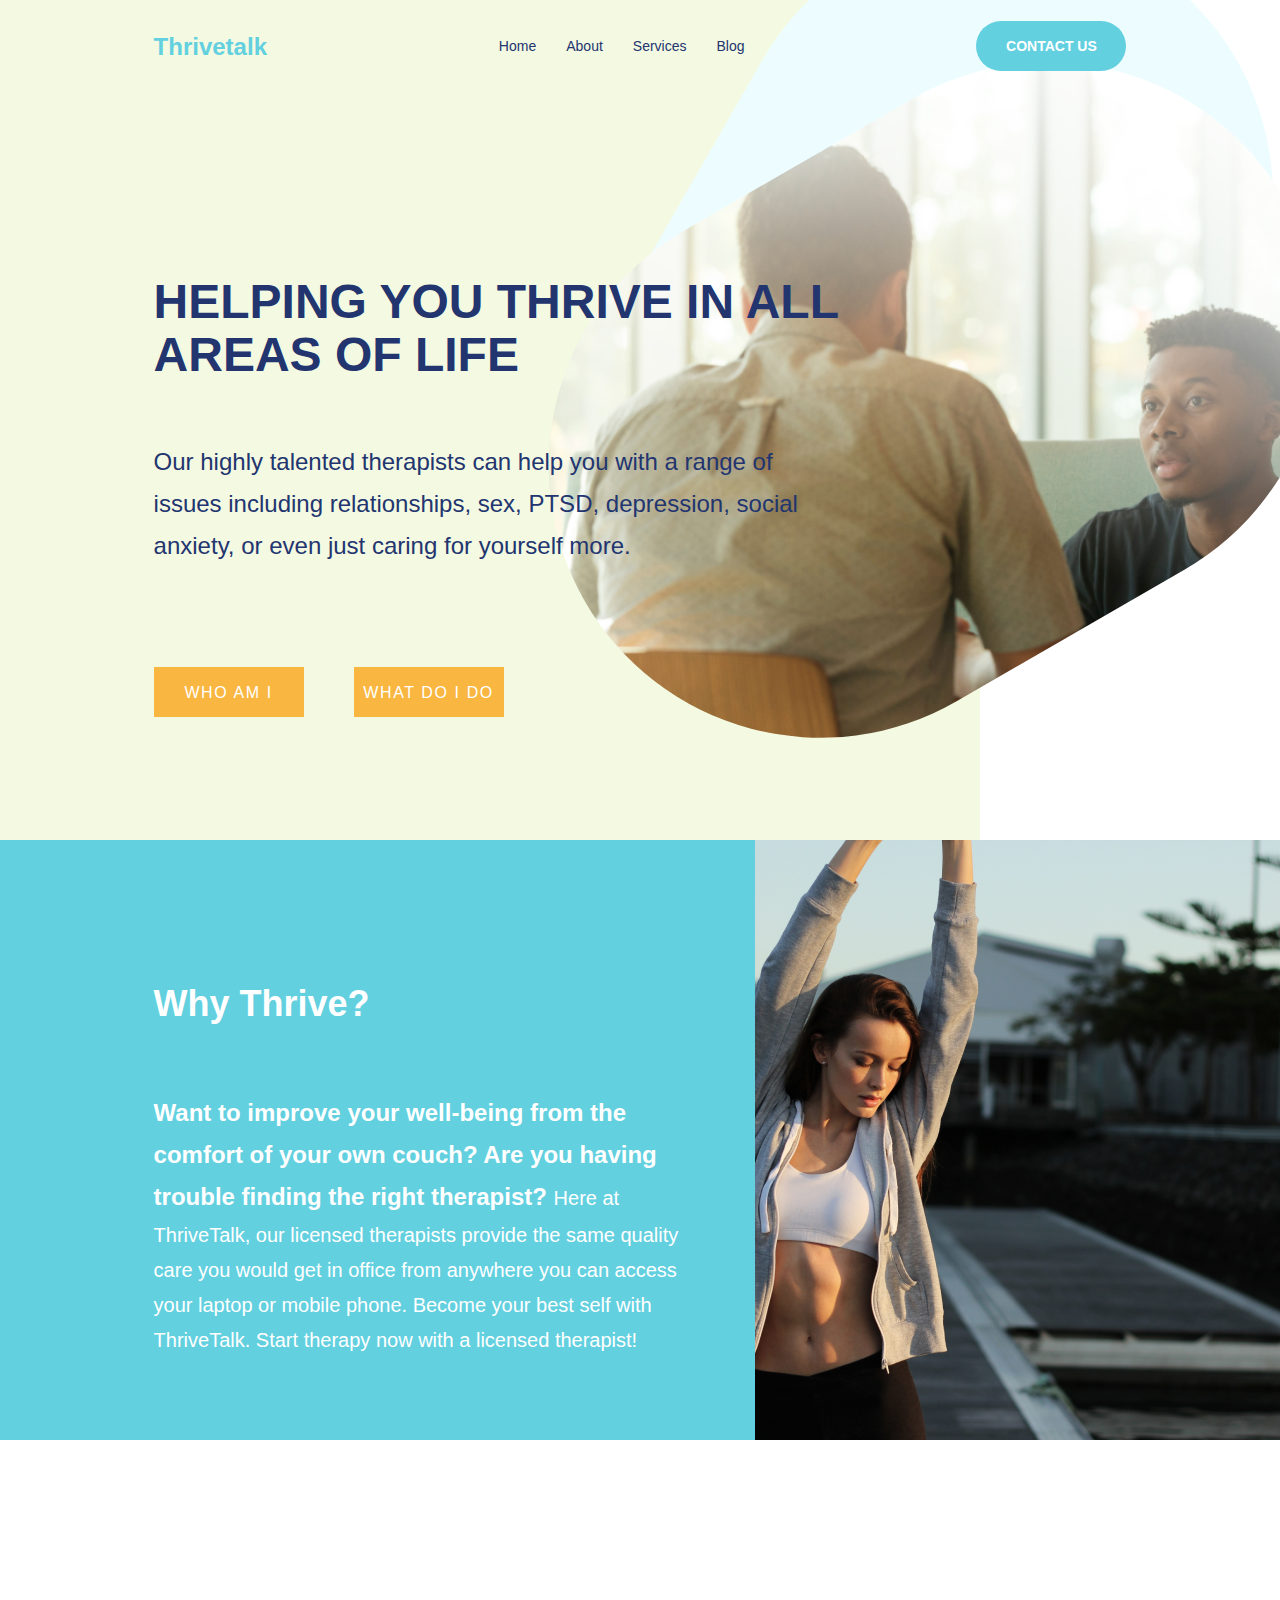
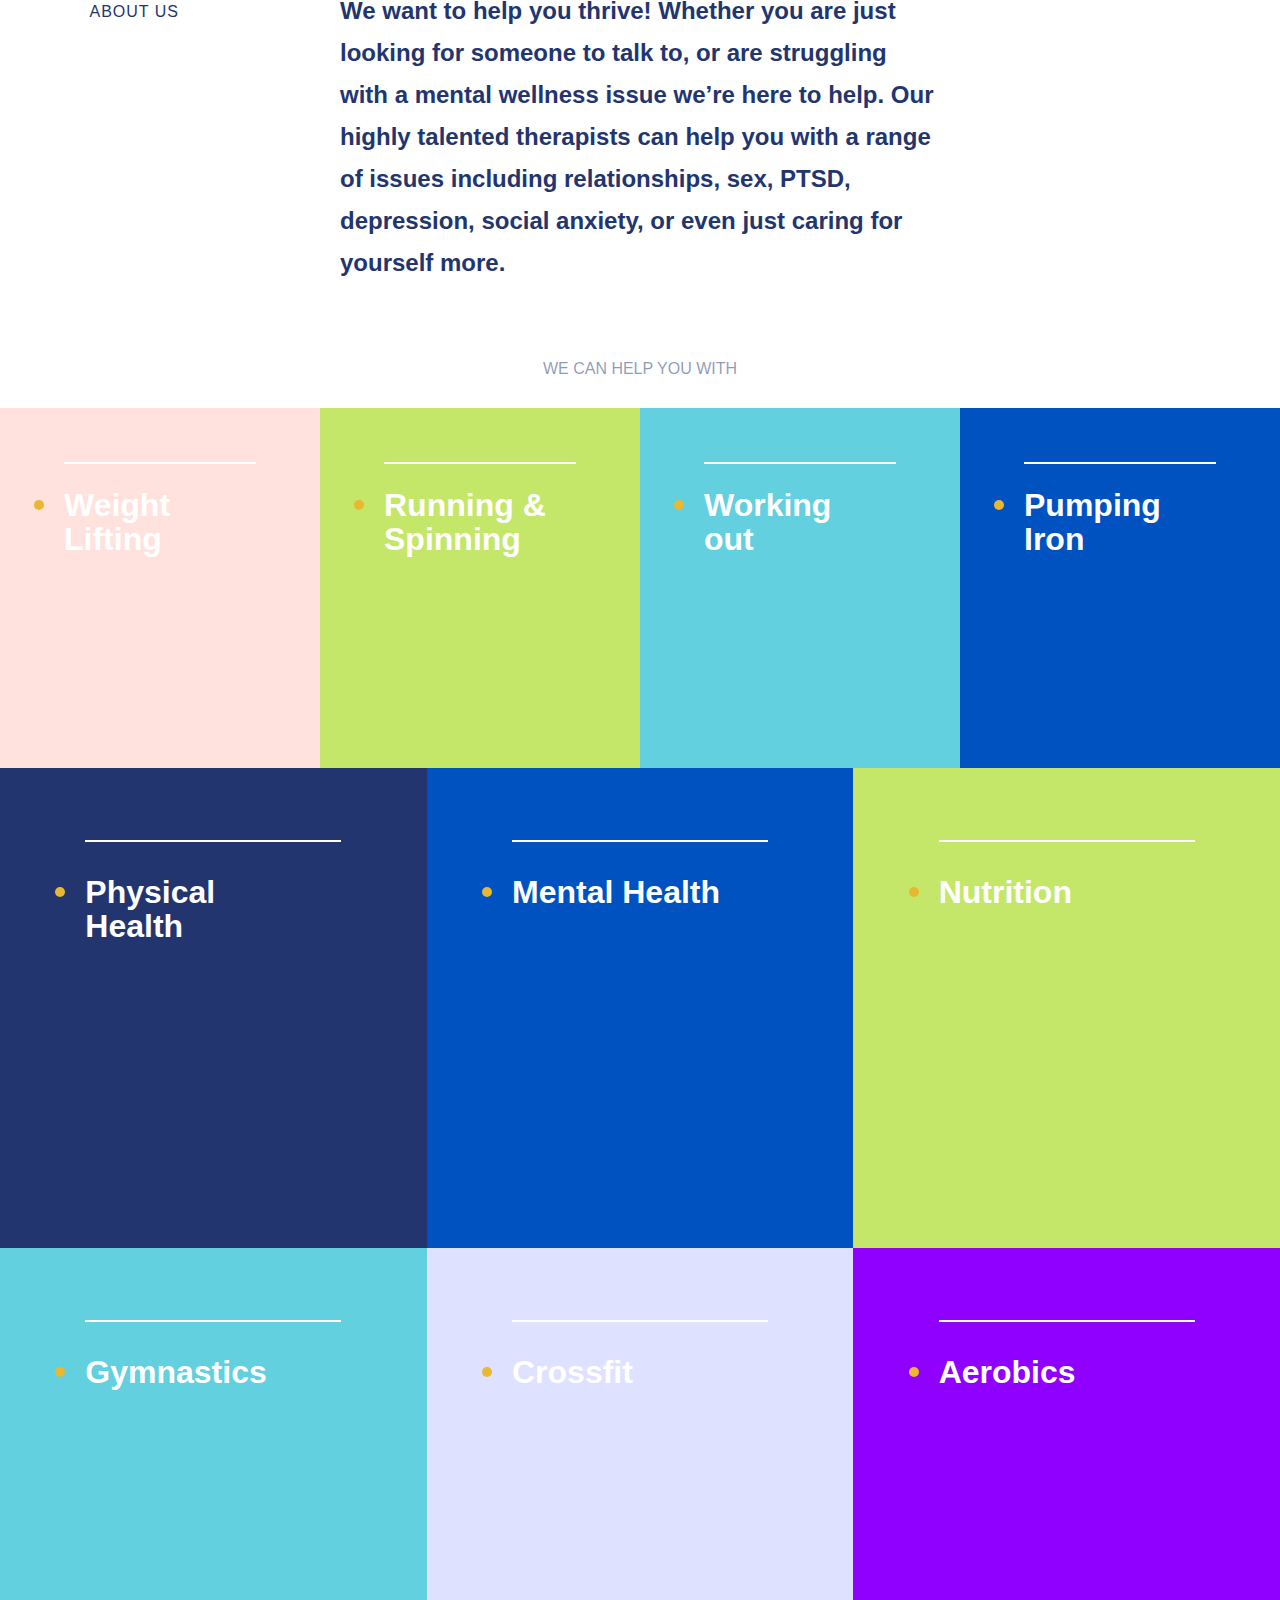
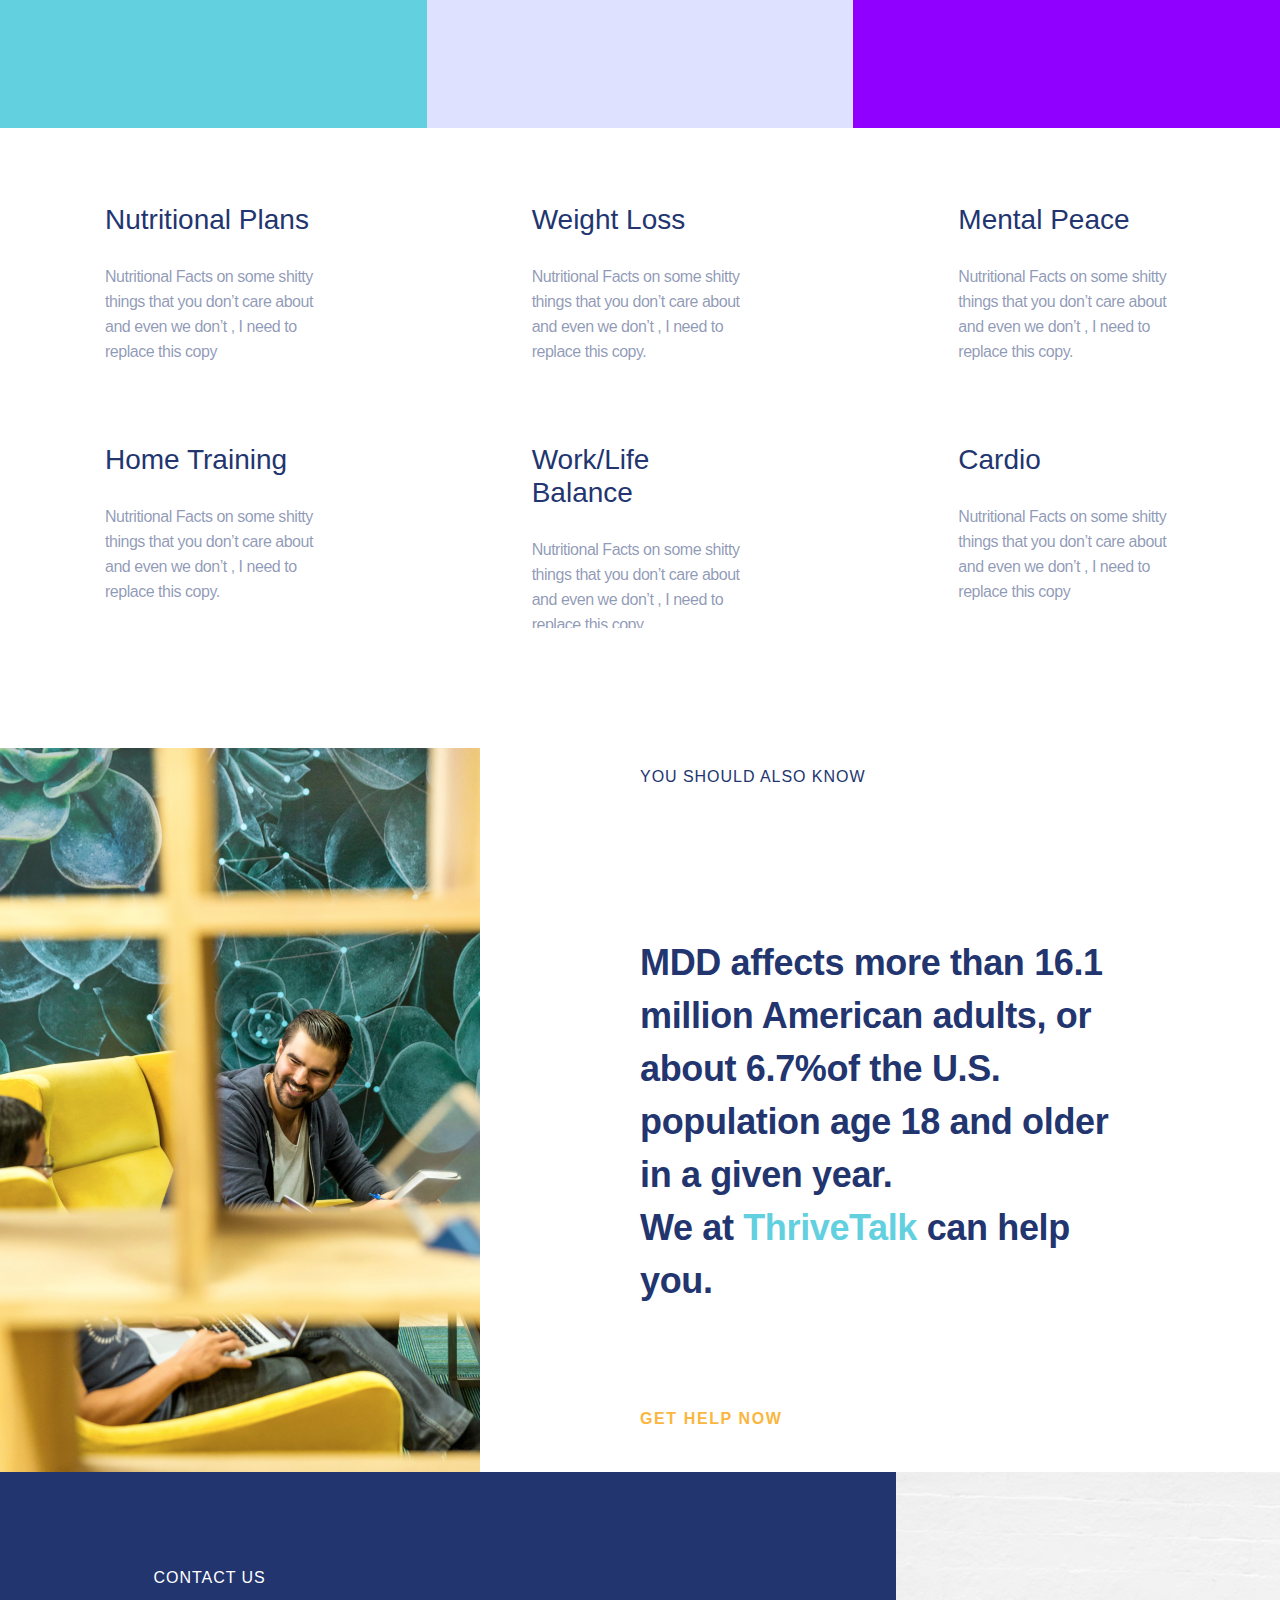
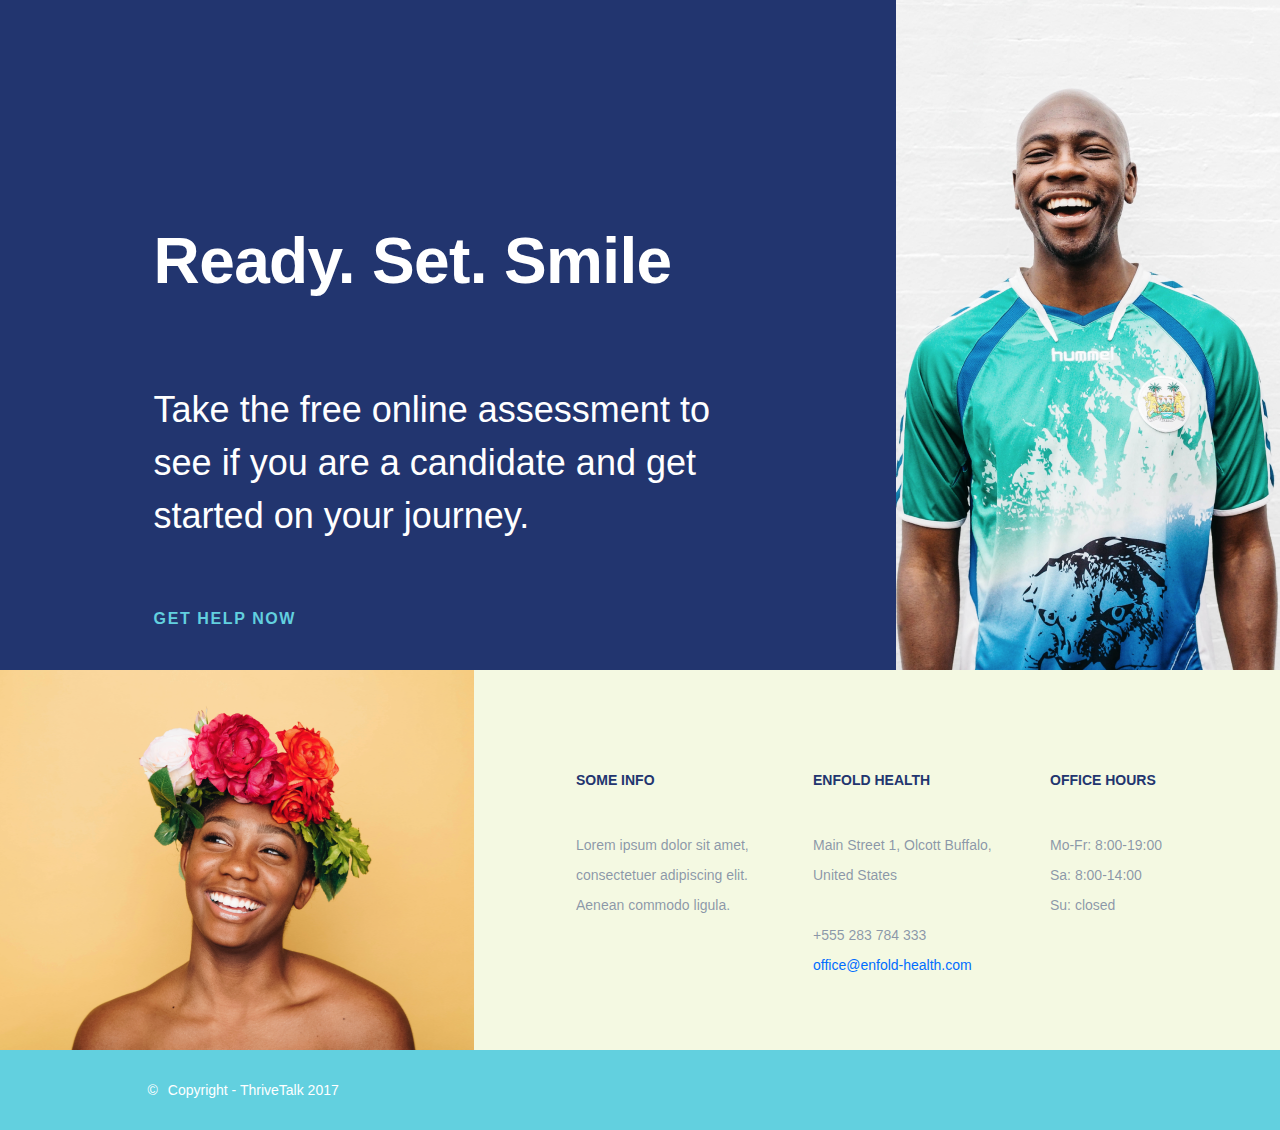
<file: index.html>
<!DOCTYPE html><html lang="en"><head><meta charset="UTF-8"><meta name="viewport" content="width=device-width, initial-scale=1.0"><title>Title</title><link rel="stylesheet" href="main.c8440140.css"></head><body> <div class="container"> <header class="header"> <nav class="header__nav"> <h3 class="header__subtitle">Thrivetalk</h3> <input type="checkbox" id="header__input" name="header__input" class="header__input"> <label for="header__input" class="header__label"> <div class="header__label--line1"></div> <div class="header__label--line2"></div> <div class="header__label--line3"></div> </label> <ul class="header__nav-list"> <li> <a href="#" class="header__nav-link"> Home </a> </li> <li> <a href="#about" class="header__nav-link"> About </a> </li> <li> <a href="#services" class="header__nav-link"> Services </a> </li> <li> <a href="#also" class="header__nav-link"> Blog </a> </li> </ul> <form action="#contacts"> <button class="header__btn">contact us</button> </form> </nav> <section class="header__content"> <div class="header__bgc-container"> <div class="header__bgc"></div> <div class="header__bgc-2"></div> <div class="header__bgc-img"> <img src="1.caa11e23.png" class="header__img" alt="consulitation photo"> </div> </div> <h1 class="header__title"> HELPING YOU THRIVE IN ALL AREAS OF LIFE </h1> <p class="header__text"> Our highly talented therapists can help you with a range of issues including relationships, sex, PTSD, depression, social anxiety, or even just caring for yourself more. </p> <div class="header__button-container"> <form action="#about"> <button class="header__button">who am i</button> </form> <form action="#services"> <button class="header__button">what do i do</button> </form> </div> </section> </header> <main> <article class="why-thrive"> <div class="why-thrive__text-container"> <h2 class="why-thrive__title"> Why Thrive? </h2> <p class="why-thrive__text"> <span class="why-thrive__text--bold"> Want to improve your well-being from the comfort of your own couch? Are you having trouble finding the right therapist? </span> Here at ThriveTalk, our licensed therapists provide the same quality care you would get in office from anywhere you can access your laptop or mobile phone. Become your best self with ThriveTalk. Start therapy now with a licensed therapist! </p> </div> <div class="why-thrive__image"> </div> </article> <article class="about-us" id="about"> <h3 class="about-us__title">about us</h3> <p class="about-us__text"> We want to help you thrive! Whether you are just looking for someone to talk to, or are struggling with a mental wellness issue we’re here to help. Our highly talented therapists can help you with a range of issues including relationships, sex, PTSD, depression, social anxiety, or even just caring for yourself more. </p> <span class="about-us__subtitle"> we can help you with </span> </article> <section class="blocks" id="services"> <section class="blocks-small"> <div class="blocks__block blocks__block--pink"> <span class="blocks__block-caption"> Weight Lifting </span> </div> <div class="blocks__block blocks__block--green"> <span class="blocks__block-caption"> Running & Spinning </span> </div> <div class="blocks__block blocks__block--light-blue"> <span class="blocks__block-caption"> Working out </span> </div> <div class="blocks__block blocks__block--blue"> <span class="blocks__block-caption"> Pumping Iron </span> </div> </section> <section class="blocks-big"> <div class="blocks__block blocks__block--dark-blue"> <span class="blocks__block-caption"> Physical Health </span> </div> <div class="blocks__block blocks__block--blue"> <span class="blocks__block-caption"> Mental Health </span> </div> <div class="blocks__block blocks__block--green-big"> <span class="blocks__block-caption"> Nutrition </span> </div> <div class="blocks__block blocks__block--light-blue"> <span class="blocks__block-caption"> Gymnastics </span> </div> <div class="blocks__block blocks__block--white"> <span class="blocks__block-caption"> Crossfit </span> </div> <div class="blocks__block blocks__block--purple"> <span class="blocks__block-caption"> Aerobics </span> </div> </section> <section class="text-blocks" id="#services"> <div class="blocks__text"> <h2 class="blocks__text-title">Nutritional Plans</h2> <p class="blocks__text-content">Nutritional Facts on some shitty things that you don’t care about and even we don’t , I need to replace this copy</p> </div> <div class="blocks__text"> <h2 class="blocks__text-title">Weight Loss</h2> <p class="blocks__text-content">Nutritional Facts on some shitty things that you don’t care about and even we don’t , I need to replace this copy.</p> </div> <div class="blocks__text"> <h2 class="blocks__text-title">Mental Peace</h2> <p class="blocks__text-content">Nutritional Facts on some shitty things that you don’t care about and even we don’t , I need to replace this copy.</p> </div> <div class="blocks__text"> <h2 class="blocks__text-title">Home Training</h2> <p class="blocks__text-content"> Nutritional Facts on some shitty things that you don’t care about and even we don’t , I need to replace this copy.</p> </div> <div class="blocks__text"> <h2 class="blocks__text-title">Work/Life Balance</h2> <p class="blocks__text-content">Nutritional Facts on some shitty things that you don’t care about and even we don’t , I need to replace this copy.</p> </div> <div class="blocks__text"> <h2 class="blocks__text-title">Cardio</h2> <p class="blocks__text-content">Nutritional Facts on some shitty things that you don’t care about and even we don’t , I need to replace this copy</p> </div> </section> </section> <article class="also" id="also"> <div class="also__photo"></div> <div class="also__text-container"> <span class="also__title"> You should also know </span> <p class="also__text"> MDD affects more than 16.1 million American adults, or about 6.7%of the U.S. population age 18 and older in a given year. <br> We at <span class="also__logo"> ThriveTalk </span> can help you. </p> <span class="also__subtitle"> GET HELP NOW </span> </div> </article> <article class="contact-us"> <div class="contact-us__text-container"> <h3 class="contact-us__title"> contact us </h3> <h2 class="contact-us__subtitle"> Ready. Set. Smile </h2> <p class="contact-us__text"> Take the free online assessment to see if you are a candidate and get started on your journey. </p> <span class="contact-us__help">Get help now</span> </div> <div class="contact-us__photo"></div> </article> <article class="contacts" id="contacts"> <div class="contacts__photo"> </div> <div class="contacts__text-container"> <div class="contacts__info"> <h4 class="contacts__title"> Some info </h4> <p class="contacts__text"> Lorem ipsum dolor sit amet, consectetuer adipiscing elit. Aenean commodo ligula. </p> </div> <div class="contacts__info"> <h4 class="contacts__title"> Enfold health </h4> <p class="contacts__text"> Main Street 1, Olcott Buffalo, United States <br> <br> <a href="tel:" class="contacts__link"> +555 283 784 333 </a> <br> <a href="mailto:office@enfold-health.com" class="contacts__link--blue"> office@enfold-health.com </a> </p> </div> <div class="contacts__info"> <h4 class="contacts__title"> Office hours </h4> <p class="contacts__text"> Mo-Fr: 8:00-19:00 <br> Sa: 8:00-14:00 <br> Su: closed </p> </div> </div> </article> </main> <footer class="footer"> <span class="footer__text"> Copyright - ThriveTalk 2017 </span> </footer> </div> </body></html>
</file>
<file: main.c8440140.css>
@charset "UTF-8";h1{font-family:Roboto,sans-serif;font-weight:400}@font-face{font-family:Roboto;font-weight:400;font-style:normal}*{box-sizing:border-box}html{font-size:16px}body,html,li,textarea,ul{font-family:Roboto,sans-serif;margin:0;padding:0}body,li,textarea,ul{list-style-type:none}h1,h2,h3,h4,p{margin:0}a,a:visited{text-decoration:none;cursor:pointer}button,input{-webkit-appearance:none;-moz-appearance:none;appearance:none}.header{min-height:840px}@media (max-width:992px){.header{min-height:0;background-image:url(1.caa11e23.png);background-repeat:no-repeat;background-size:100%}}@media (max-width:768px){.header{background-image:inherit}}.header__nav{position:relative;height:65px;width:100%;padding-top:27px;display:flex;justify-content:space-between;align-items:center;z-index:10}.header__input{display:none}.header__label{position:absolute;margin-right:4vw;top:40px;color:#62d0df;visibility:hidden;z-index:5}@media (max-width:768px){.header__label{visibility:visible;right:4vw}}.header__label--line1,.header__label--line2,.header__label--line3{height:2px;width:18px;margin-bottom:3px;border-radius:2px;background-color:#62d0df;transition:transform .3s}.header__input:checked~.header__label .header__label--line1{transform:rotate(45deg) translate(2px,5px);background-color:#fff}.header__input:checked~.header__label .header__label--line2{opacity:0;background-color:#fff}.header__input:checked~.header__label .header__label--line3{transform:rotate(-45deg) translate(2px,-5px);background-color:#fff}.header__subtitle{color:#62d0df;margin-left:12vw;font-size:24px;line-height:27px}@media (min-width:1440px){.header__subtitle{margin-left:180px}}@media (max-width:992px){.header__subtitle{margin-left:5vw}}.header__nav-list{display:flex;justify-content:space-between;align-items:center;font-size:14px}@media (max-width:768px){.header__nav-list{height:70px;width:90vw;position:absolute;left:5vw;padding-right:12vw;font-size:20px;background-color:#62d0df;color:#fff;border-radius:50px;visibility:hidden;opacity:0;transition:opacity .3s,visibility .3s}}@media (max-width:420px){.header__nav-list{font-size:14px}}.header__input:checked~.header__nav-list{visibility:visible;opacity:1}.header__nav-link{position:relative;margin:0 15px;color:#22356f}@media (max-width:768px){.header__nav-link{color:#fff;padding:20px;margin:0}}@media (max-width:500px){.header__nav-link{color:#fff;padding:5px;margin:0 5px}}.header__nav-link:before{background:#22356f;transition:color .3s,width .3s ease-in-out,left .3s ease-in-out}.header__nav-link:after,.header__nav-link:before{position:absolute;content:"";height:1px;width:0;left:50%;bottom:-10px}.header__nav-link:after{background-color:#22356f;transition:width .3s ease-in-out}.header__nav-link:hover{color:#62d0df}@media (max-width:768px){.header__nav-link:hover{color:#f9b640}}.header__nav-link:hover:before{width:50%;left:0}@media (max-width:768px){.header__nav-link:hover:before{width:0}}.header__nav-link:hover:after{width:50%}@media (max-width:768px){.header__nav-link:hover:after{width:0}}.header__btn{margin-right:12vw;width:150px;height:50px;background:#62d0df;border-radius:50px;border:none;outline:none;cursor:pointer;text-transform:uppercase;font-weight:700;font-size:14px;line-height:16px;color:#fff;transition:transform .3s}.header__btn:hover{background-color:#56dff1}.header__btn:active{transform:scale(1.1)}@media (min-width:1440px){.header__btn{margin-right:180px}}@media (max-width:992px){.header__btn{margin-right:5vw}}@media (max-width:768px){.header__btn{visibility:hidden;display:none}}.header__content{padding:190px 12vw 0;max-width:1000px}@media (min-width:1440px){.header__content{padding:190px 180px 0}}@media (max-width:992px){.header__content{padding:100px 5vw 5vw}}.header__content-subtitle{color:#62d0df;height:100%;font-size:24px;line-height:27px}@media (max-width:768px){.header__content-subtitle{display:none}}.header__title{margin-top:20px;font-size:48px;line-height:53px;font-weight:700;color:#22356f}.header__text{margin-top:60px;font-size:24px;line-height:42px;color:#22356f}.header__button-container{display:flex;justify-content:space-between;margin-top:80px;max-width:350px}@media (max-width:350px){.header__button-container{margin-top:40px;display:flex;flex-direction:column}}.header__button{margin-top:20px;width:150px;height:50px;font-size:16px;line-height:23px;letter-spacing:.1em;text-transform:uppercase;color:#fff;background:#f9b640;border:none;outline:none;cursor:pointer;transition:color .3s,background .3s}.header__button:last-child{margin-right:0}.header__button:hover{color:#f9b640;background:inherit;box-shadow:0 0 20px 1px #f9b640}.header__bgc-container{width:822px;height:100vw;position:absolute;right:0;top:0;overflow:hidden;z-index:-1}@media (min-width:1440px){.header__bgc-container{height:840px}}@media (max-width:992px){.header__bgc-container{display:none}}.header__bgc{background:#fff;position:absolute;z-index:-10;top:0;right:0;height:100vw;width:300px}@media (max-width:992px){.header__bgc{display:none}}.header__bgc-2{width:807.71px;height:544.93px;top:3%;z-index:-9;background:#edfdff;transform:matrix(-.5,.87,.87,.5,0,0)}.header__bgc-2,.header__bgc-img{position:absolute;right:-7%;border-radius:312px;overflow:hidden}.header__bgc-img{width:807px;height:544px;top:10%;z-index:-8;transform:rotate(-30deg)}@media (max-width:992px){.header__bgc-img{display:none}}.header__img{transform:rotate(30deg) scale(1.2)}.why-thrive{position:relative;min-height:600px;width:100%;padding:150px 12vw 80px;background-color:#62d0df;color:#fff}@media (min-width:1440px){.why-thrive{padding:150px 180px 80px}}@media (max-width:998px){.why-thrive{padding:50px 5vw}}.why-thrive__image{position:absolute;right:0;bottom:0;width:525px;height:100%;background-image:url(2.a58d6433.jpg);background-repeat:no-repeat}@media (max-width:1240px){.why-thrive__image{width:300px}}@media (max-width:768px){.why-thrive__image{background-size:100vw;width:100%;left:0;top:0;height:100vw}}.why-thrive__text-container{width:555px}@media (max-width:998px){.why-thrive__text-container{width:60%}}@media (max-width:768px){.why-thrive__text-container{margin-top:100vw;width:100%}}.why-thrive__title{font-size:36px;line-height:27px}.why-thrive__text{margin-top:75px;font-size:20px;line-height:35px}@media (max-width:998px){.why-thrive__text{margin-top:60px}}.why-thrive__text--bold{font-size:24px;line-height:42px;font-weight:700}@media (max-width:998px){.why-thrive__text--bold{font-size:20px;line-height:35px}}.about-us{position:relative;width:100%;min-height:480px;padding:150px 12vw 30px;display:flex;flex-direction:column;align-items:center;background-color:#fff}@media (max-width:998px){.about-us{padding:50px 5vw 40px}}.about-us__title{top:160px;left:7vw;position:absolute;font-weight:400;font-size:16px;line-height:23px;letter-spacing:.06em;text-transform:uppercase;color:#22356f}@media (min-width:1440px){.about-us__title{left:180px}}@media (max-width:998px){.about-us__title{position:static;margin-bottom:40px}}.about-us__text{max-width:600px;position:relative;font-size:24px;line-height:42px;font-weight:700;color:#22356f}.about-us__subtitle{margin-top:75px;font-size:16px;line-height:19px;text-transform:uppercase;color:rgba(34,53,111,.5)}.blocks-small{display:grid;grid-template-columns:repeat(4,minmax(100px,360px));grid-template-rows:repeat(1,360px)}@media (max-width:992px){.blocks-small{grid-template:repeat(2,minmax(200px,360px))/repeat(2,1fr)}}@media (max-width:600px){.blocks-small{grid-template:repeat(4,1fr)/repeat(1,1fr)}}.blocks-big{display:grid;grid-template:repeat(2,minmax(360px,480px))/repeat(3,minmax(300px,480px))}@media (max-width:992px){.blocks-big{grid-template:repeat(3,minmax(200px,360px))/repeat(2,1fr)}}@media (max-width:600px){.blocks-big{grid-template:repeat(4,1fr)/repeat(1,1fr);margin-top:0}}.text-blocks{margin-top:20px;display:grid;grid-template:repeat(2,240px)/repeat(3,minmax(360px,480px))}@media (max-width:992px){.text-blocks{grid-template:repeat(3,minmax(200px,300px))/repeat(2,1fr)}}@media (max-width:600px){.text-blocks{grid-template:repeat(4,1fr)/repeat(1,1fr)}}.blocks{background-color:#fff}.blocks__block{text-align:start;position:relative;padding:25% 25% 25% 20%;font-weight:700;font-size:32px;line-height:34px;color:#fff}.blocks__block:after{position:absolute;top:15%;left:20%;width:60%;height:2px;background-color:#fff;content:""}@media (max-width:992px){.blocks__block{padding-top:20%}}@media (max-width:600px){.blocks__block{padding-top:15%;height:360px}}@media (max-width:400px){.blocks__block{padding-top:20%}}.blocks__block--pink{background:#ffe2de}.blocks__block--pink:hover{background:url(7.837434b5.jpg);background-size:cover}.blocks__block--green{background:#c4e769}.blocks__block--green:hover{background:url(8.e3111516.jpg);background-size:cover}.blocks__block--light-blue{background:#62d0df}.blocks__block--light-blue:hover{background:url(9.97e95651.jpg);background-size:cover}.blocks__block--blue{background:#0052c1}.blocks__block--blue:hover{background:url(10.f107da3b.jpg);background-size:cover}.blocks__block--dark-blue{background:#22356f}.blocks__block--dark-blue:hover{background:url(11.1f549cf2.jpg);background-size:cover}.blocks__block--green-big{background:#c4e769}.blocks__block--green-big:hover{background:url(3.86ff1099.jpg);background-size:cover}.blocks__block--white{background:#dee1ff}.blocks__block--white:hover{background:url(12.d6123fe8.jpg);background-size:cover}.blocks__block--purple{background:#8f00ff}.blocks__block--purple:hover{background:url(13.53123ef1.jpg);background-size:cover;background-position:0}.blocks__block-caption{position:relative;font-size:32px;line-height:34px}.blocks__block-caption:after{content:"";position:absolute;top:13px;left:-30px;width:10px;height:10px;border-radius:5px;background-color:#e9b730}.blocks__text{display:flex;flex-direction:column;justify-items:center;align-items:flex-start;padding:55px 105px 37px}@media (max-width:992px){.blocks__text{padding:55px 5vw 37px}}@media (max-width:600px){.blocks__text{padding:55px 5vw 37px}}.blocks__text-title{margin-bottom:28px;font-weight:400;font-size:28px;line-height:33px;color:#22356f}.blocks__text-content{font-size:16px;line-height:25px;letter-spacing:-.03em;color:rgba(34,53,111,.5)}.also{background-color:#fff;display:flex;justify-content:space-between;position:relative;padding-top:40px}.also__photo{margin-top:80px;position:absolute;left:0;width:480px;height:100vw;background-repeat:no-repeat;background-image:url(4.84bf70c5.png)}@media (max-width:992px){.also__photo{width:40%}}@media (max-width:768px){.also__photo{background-size:100vw;width:100%;left:0;top:0;height:100vw}}.also__text-container{padding:100px 12vw 42px 50%;min-width:750px}@media (min-width:1440px){.also__text-container{padding:100px 180px 42px 580px}}@media (max-width:992px){.also__text-container{padding:100px 0 42px 50vw}}@media (max-width:768px){.also__text-container{margin-top:100vw;width:100%;padding:80px 5vw 30px;min-width:inherit;text-align:center}}.also__title{margin-top:80px;font-size:16px;line-height:12px;letter-spacing:.06em;color:#22356f;text-transform:uppercase}.also__text{margin-top:150px;font-size:36px;line-height:53px;letter-spacing:-.01em;font-weight:700;color:#22356f}@media (max-width:992px){.also__text{margin-top:80px}}.also__logo{color:#62d0df;font-size:36px;line-height:53px;letter-spacing:-.01em}.also__subtitle{margin-top:100px;font-size:16px;font-weight:700;line-height:23px;display:flex;align-items:center;letter-spacing:.1em;color:#fab63e}@media (max-width:768px){.also__subtitle{justify-content:center}}.contact-us{position:relative;background-color:#22356f;color:#fff}@media (max-width:992px){.contact-us{padding:80px 0 20px}}.contact-us__text-container{padding:100px 40% 40px 12vw;min-width:750px}@media (min-width:1440px){.contact-us__text-container{padding:100px 0 40px 180px;width:900px}}@media (max-width:992px){.contact-us__text-container{padding:0 20vw 20px 5vw;width:50%}}@media (max-width:768px){.contact-us__text-container{margin-top:100vw;min-width:100px;width:100%;padding:0;text-align:center}}.contact-us__title{font-size:16px;line-height:12px;letter-spacing:.06em;font-weight:400;text-transform:uppercase}@media (max-width:768px){.contact-us__title{margin-top:-40px}}.contact-us__subtitle{margin-top:230px;font-size:64px;line-height:94px;letter-spacing:-.01em;font-weight:700}@media (max-width:1220px){.contact-us__subtitle{margin-top:8vw}}@media (max-width:992px){.contact-us__subtitle{margin-top:80px}}.contact-us__text{margin-top:75px;font-size:36px;line-height:53px;color:#fff}@media (max-width:992px){.contact-us__text{margin-top:80px}}.contact-us__photo{position:absolute;right:0;top:0;width:480px;height:100%;background-image:url(5.f0b5cd9e.png);background-position:50%;background-repeat:no-repeat}@media (max-width:1330px){.contact-us__photo{width:30%}}@media (max-width:768px){.contact-us__photo{background-position:50%;background-size:100vw;width:100%;left:0;top:0;height:100vw}}.contact-us__help{margin-top:65px;font-weight:700;font-size:16px;line-height:23px;display:flex;align-items:center;letter-spacing:.1em;color:#62d0df;text-transform:uppercase}@media (max-width:768px){.contact-us__help{justify-content:center}}.contacts{position:relative;min-height:380px}.contacts__photo{position:absolute;left:0;bottom:0;height:380px;width:37%;background-image:url(6.d8e50c77.png);background-repeat:no-repeat;background-position:50%}@media (max-width:992px){.contacts__photo{height:100%;width:30%}}@media (max-width:600px){.contacts__photo{width:100%;top:0;height:380px}}.contacts__text-container{display:flex;justify-content:space-between;margin-left:45%}@media (max-width:992px){.contacts__text-container{margin-left:35%}}@media (max-width:600px){.contacts__text-container{margin-left:5vw}}.contacts__info{margin-top:100px;width:210px;margin-right:20px}@media (max-width:992px){.contacts__info{margin-top:50px}}@media (max-width:600px){.contacts__info{margin-top:400px;margin-bottom:30px}}.contacts__title{font-size:14px;line-height:20px;color:#22356f;text-transform:uppercase}.contacts__text{margin-top:40px;font-size:14px;line-height:30px}.contacts__link,.contacts__text{color:rgba(34,53,111,.5)}.contacts__link--blue{color:#006dff}.footer{height:80px;padding:0 12vw;display:flex;align-items:center;background-color:#62d0df}@media (max-width:992px){.footer{padding:0 5vw}}.footer__text{position:absolute;font-size:14px;line-height:11px;color:#fff}.footer__text:before{position:relative;content:"©";left:-6px}@font-face{font-family:LarsseitBold;src:url(Larsseit-Bold.ca295a5b.eot);font-weight:400;font-style:normal}html{font-family:LarsseitBold,sans-serif;font-weight:400;scroll-behavior:smooth}body{background-color:#f4f9e2}.container{position:relative;max-width:1440px}@media (min-width:1440px){.container{-webkit-box-shadow:0 0 50px 0 rgba(0,0,0,.75);-moz-box-shadow:0 0 50px 0 rgba(0,0,0,.75);box-shadow:0 0 50px 0 rgba(0,0,0,.75);margin:0 auto}}
/*# sourceMappingURL=main.c8440140.css.map */
</file>
